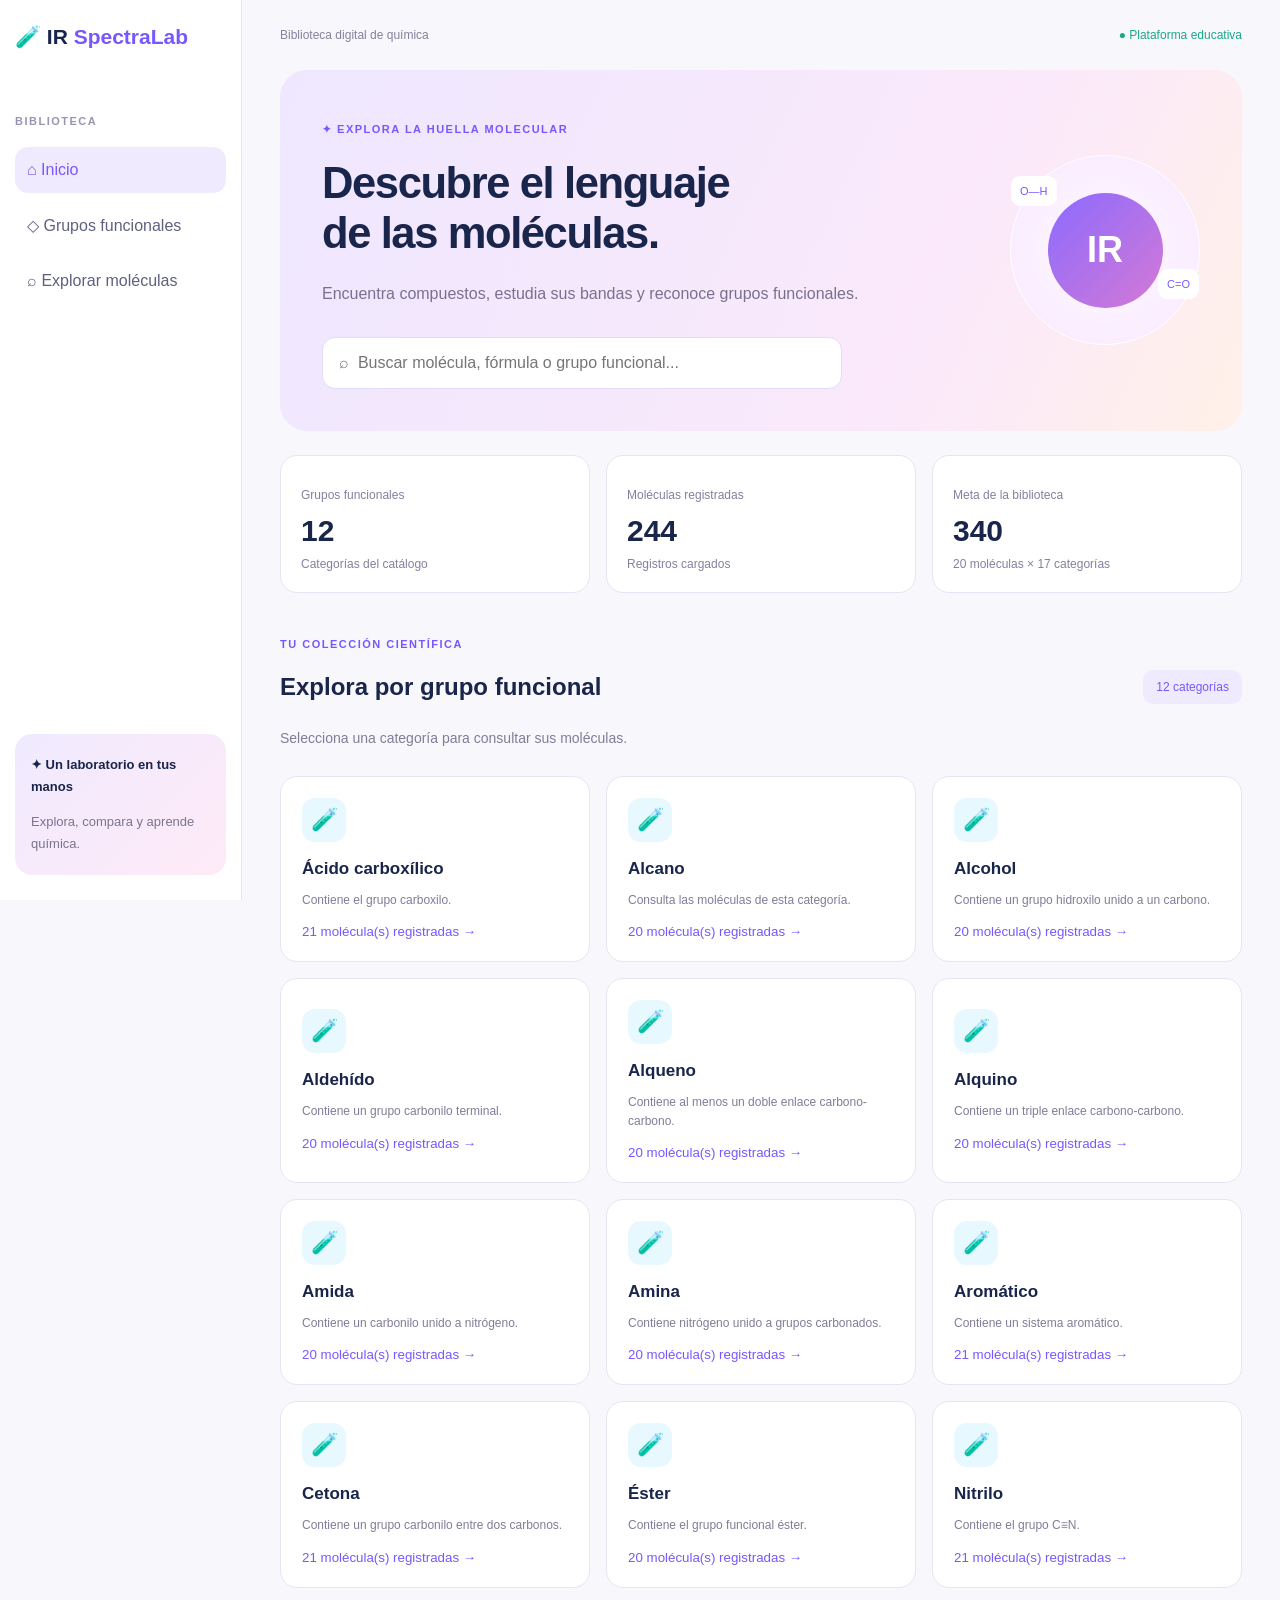
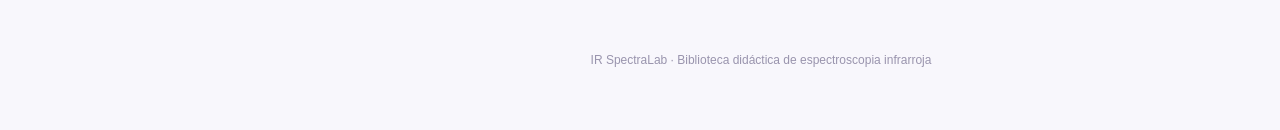
<file: IR_Spectalab/index.html>
<!DOCTYPE html>
<html lang="es">
<head>
  <meta charset="UTF-8">
  <meta name="viewport" content="width=device-width, initial-scale=1.0">
  <title>IR SpectraLab | Biblioteca molecular</title>
  <link rel="stylesheet" href="css/styles.css">
</head>
<body>
  <aside class="sidebar">
    <a class="logo" href="#" id="inicioLogo">🧪 IR <span>SpectraLab</span></a>

    <p class="menu-label">BIBLIOTECA</p>
    <button class="menu-item activo" data-vista="inicio">⌂ Inicio</button>
    <button class="menu-item" data-vista="grupos">◇ Grupos funcionales</button>
    <button class="menu-item" data-vista="espectros">⌕ Explorar moléculas</button>

    <div class="sidebar-info">
      <strong>✦ Un laboratorio en tus manos</strong>
      <p>Explora, compara y aprende química.</p>
    </div>
  </aside>

  <main class="contenido">
    <div class="barra-superior">
      <span>Biblioteca digital de química</span>
      <span>● Plataforma educativa</span>
    </div>

    <section class="portada" id="portada">
      <div class="portada-texto">
        <p class="etiqueta">✦ EXPLORA LA HUELLA MOLECULAR</p>
        <h1>Descubre el lenguaje<br>de las moléculas.</h1>
        <p>Encuentra compuestos, estudia sus bandas y reconoce grupos funcionales.</p>
        <input id="busqueda" type="search"
          placeholder="⌕  Buscar molécula, fórmula o grupo funcional...">
      </div>
      <div class="circulo-ir">
        <span>O—H</span><strong>IR</strong><span>C=O</span>
      </div>
    </section>

    
<section class="estadisticas" id="estadisticas">
      <article class="estadistica">
        <p>Grupos funcionales</p>
        <strong id="totalGrupos">0</strong>
        <small>Categorías del catálogo</small>
      </article>
      <article class="estadistica">
        <p>Moléculas registradas</p>
        <strong id="totalMoleculas">0</strong>
        <small>Registros cargados</small>
      </article>
      <article class="estadistica">
        <p>Meta de la biblioteca</p>
        <strong id="meta">340</strong>
        <small>20 moléculas × 17 categorías</small>
      </article>
    </section>

    <section id="vistaGrupos" class="seccion">
      <p class="etiqueta">TU COLECCIÓN CIENTÍFICA</p>
      <div class="titulo-fila">
        <h2>Explora por grupo funcional</h2>
        <span class="contador" id="contadorGrupos"></span>
      </div>
      <p class="subtitulo">Selecciona una categoría para consultar sus moléculas.</p>
      <div id="listaGrupos" class="rejilla-grupos"></div>
    </section>

    <section id="vistaMoleculas" class="seccion oculto">
      <button id="volverGrupos" class="boton-volver">← Volver a los grupos</button>
      <p class="etiqueta">CATÁLOGO MOLECULAR</p>
      <h2 id="tituloGrupo">Moléculas</h2>
      <p class="subtitulo" id="descripcionGrupo"></p>
      <div id="listaMoleculas" class="rejilla-moleculas"></div>
    </section>

    <section id="vistaDetalle" class="seccion oculto">
      <button id="volverMoleculas" class="boton-volver">← Volver a las moléculas</button>
      <div id="detalleMolecula"></div>
    </section>

    <footer>IR SpectraLab · Biblioteca didáctica de espectroscopia infrarroja</footer>
  </main>
<script src="https://3Dmol.org/build/3Dmol-min.js"></script>
  <script src="js/app.js"></script>
</body>
</html>
</file>
<file: IR_Spectalab/css/styles.css>
* {
  box-sizing: border-box;
}

:root {
  --tinta: #19254b;
  --morado: #7857ff;
  --lila: #f0eaff;
  --borde: #e8e4f4;
  --fondo: #f8f7fc;
  --verde: #1aa88b;
}

body {
  margin: 0;
  font-family: Inter, "Segoe UI", Arial, sans-serif;
  background: var(--fondo);
  color: var(--tinta);
}

button, input {
  font: inherit;
}

button {
  cursor: pointer;
}

.sidebar {
  position: fixed;
  inset: 0 auto 0 0;
  width: 242px;
  background: white;
  border-right: 1px solid var(--borde);
  padding: 25px 15px;
  display: flex;
  flex-direction: column;
  z-index: 2;
}

.logo {
  color: var(--tinta);
  font-size: 21px;
  font-weight: 800;
  text-decoration: none;
  margin-bottom: 55px;
}

.logo span {
  color: var(--morado);
}

.menu-label, .etiqueta {
  font-size: 11px;
  letter-spacing: 1.5px;
  color: var(--morado);
  font-weight: 700;
}

.menu-label {
  color: #9994b1;
  margin-bottom: 20px;
}

.menu-item {
  border: 0;
  background: transparent;
  text-align: left;
  padding: 14px 12px;
  border-radius: 13px;
  color: #5f6080;
  margin-bottom: 9px;
}

.menu-item:hover, .menu-item.activo {
  background: var(--lila);
  color: var(--morado);
}

.sidebar-info {
  margin-top: auto;
  padding: 20px 16px;
  border-radius: 17px;
  background: linear-gradient(135deg, #f0eaff, #ffeaf7);
  font-size: 13px;
  line-height: 1.7;
}

.sidebar-info p {
  color: #79758e;
  margin-bottom: 0;
}

.contenido {
  margin-left: 242px;
  padding: 28px 38px;
  max-width: 1800px;
}

.barra-superior {
  display: flex;
  justify-content: space-between;
  gap: 15px;
  font-size: 12px;
  color: #85829c;
  margin-bottom: 28px;
}

.barra-superior span:last-child {
  color: var(--verde);
}

.portada {
  min-height: 350px;
  border-radius: 27px;
  padding: 42px;
  display: flex;
  align-items: center;
  justify-content: space-between;
  gap: 25px;
  background: linear-gradient(115deg, #eee7ff, #fbe9fa 70%, #fff0e7);
}

.portada-texto {
  max-width: 650px;
}

.portada h1 {
  font-size: clamp(32px, 3.4vw, 47px);
  line-height: 1.15;
  margin: 22px 0;
  letter-spacing: -1.4px;
}

.portada-texto > p:not(.etiqueta) {
  color: #77718f;
  line-height: 1.8;
}

#busqueda {
  width: 100%;
  max-width: 520px;
  border: 1px solid #e2dcf8;
  background: white;
  padding: 16px;
  border-radius: 13px;
  margin-top: 12px;
  outline-color: var(--morado);
}

.circulo-ir {
  flex: 0 0 190px;
  width: 190px;
  height: 190px;
  border-radius: 50%;
  background: radial-gradient(circle, #fff9ff, #f8e8ff);
  border: 1px solid white;
  display: flex;
  justify-content: center;
  align-items: center;
  position: relative;
}

.circulo-ir strong {
  display: grid;
  place-items: center;
  width: 115px;
  height: 115px;
  color: white;
  font-size: 36px;
  border-radius: 50%;
  background: linear-gradient(135deg, #8b6bff, #d579d5);
}

.circulo-ir span {
  position: absolute;
  padding: 9px;
  border-radius: 9px;
  background: white;
  color: var(--morado);
  font-size: 11px;
}

.circulo-ir span:first-child {
  top: 20px;
  left: 0;
}

.circulo-ir span:last-child {
  right: 0;
  bottom: 45px;
}

.estadisticas {
  display: grid;
  grid-template-columns: repeat(3, minmax(0, 1fr));
  gap: 16px;
  margin: 24px 0 45px;
}

.estadistica, .tarjeta-grupo, .tarjeta-molecula, .panel-detalle {
  background: white;
  border: 1px solid var(--borde);
  border-radius: 17px;
}

.estadistica {
  padding: 20px;
}

.estadistica p, .estadistica small {
  color: #85809d;
  font-size: 12px;
}

.estadistica strong {
  display: block;
  font-size: 30px;
  margin: 12px 0 6px;
}

.seccion {
  margin: 30px 0;
}

.titulo-fila {
  display: flex;
  align-items: center;
  justify-content: space-between;
  gap: 15px;
}

h2 {
  font-size: 24px;
  margin: 12px 0;
}

.subtitulo {
  color: #817c98;
  font-size: 14px;
  line-height: 1.7;
}

.contador {
  color: var(--morado);
  background: var(--lila);
  padding: 10px 13px;
  border-radius: 10px;
  font-size: 12px;
}

.rejilla-grupos, .rejilla-moleculas {
  display: grid;
  grid-template-columns: repeat(auto-fill, minmax(230px, 1fr));
  gap: 16px;
  margin-top: 25px;
}

.tarjeta-grupo, .tarjeta-molecula {
  padding: 21px;
  text-align: left;
  color: var(--tinta);
  transition: transform .15s, border-color .15s;
}

.tarjeta-grupo:hover, .tarjeta-molecula:hover {
  transform: translateY(-3px);
  border-color: #b9aaff;
}

.icono-grupo {
  display: grid;
  place-items: center;
  width: 44px;
  height: 44px;
  border-radius: 13px;
  background: #e8f8ff;
  font-size: 22px;
  margin-bottom: 17px;
}

.tarjeta-grupo h3, .tarjeta-molecula h3 {
  margin: 0 0 10px;
  font-size: 17px;
}

.tarjeta-grupo p, .tarjeta-molecula p {
  color: #817c98;
  font-size: 12px;
  line-height: 1.6;
}

.tarjeta-grupo small {
  color: var(--morado);
}

.boton-volver {
  background: white;
  border: 1px solid var(--borde);
  border-radius: 9px;
  padding: 11px 14px;
  color: var(--morado);
  margin-bottom: 22px;
}

.oculto {
  display: none !important;
}

.panel-detalle {
  padding: 26px;
  margin-top: 22px;
}

.datos-grid {
  display: grid;
  grid-template-columns: repeat(auto-fit, minmax(180px, 1fr));
  gap: 12px;
  margin: 20px 0;
}

.dato {
  background: #f8f7fc;
  border-radius: 10px;
  padding: 14px;
  overflow-wrap: anywhere;
}

.dato small {
  display: block;
  color: #817c98;
  margin-bottom: 7px;
}

.fuente {
  color: var(--morado);
  overflow-wrap: anywhere;
}

.aviso {
  padding: 14px;
  background: #fff8e8;
  border-radius: 10px;
  color: #775b18;
  line-height: 1.6;
  font-size: 13px;
}

footer {
  text-align: center;
  padding: 35px 10px;
  color: #9994ad;
  font-size: 12px;
}

@media (max-width: 800px) {
  .sidebar {
    position: static;
    width: 100%;
    padding: 18px;
  }

  .logo {
    margin-bottom: 20px;
  }

  .menu-label, .sidebar-info {
    display: none;
  }

  .menu-item {
    margin: 2px;
  }

  .contenido {
    margin-left: 0;
    padding: 20px;
  }

  .portada {
    padding: 25px;
  }

  .circulo-ir {
    display: none;
  }

  .estadisticas {
    grid-template-columns: 1fr;
  }
}
</file>
